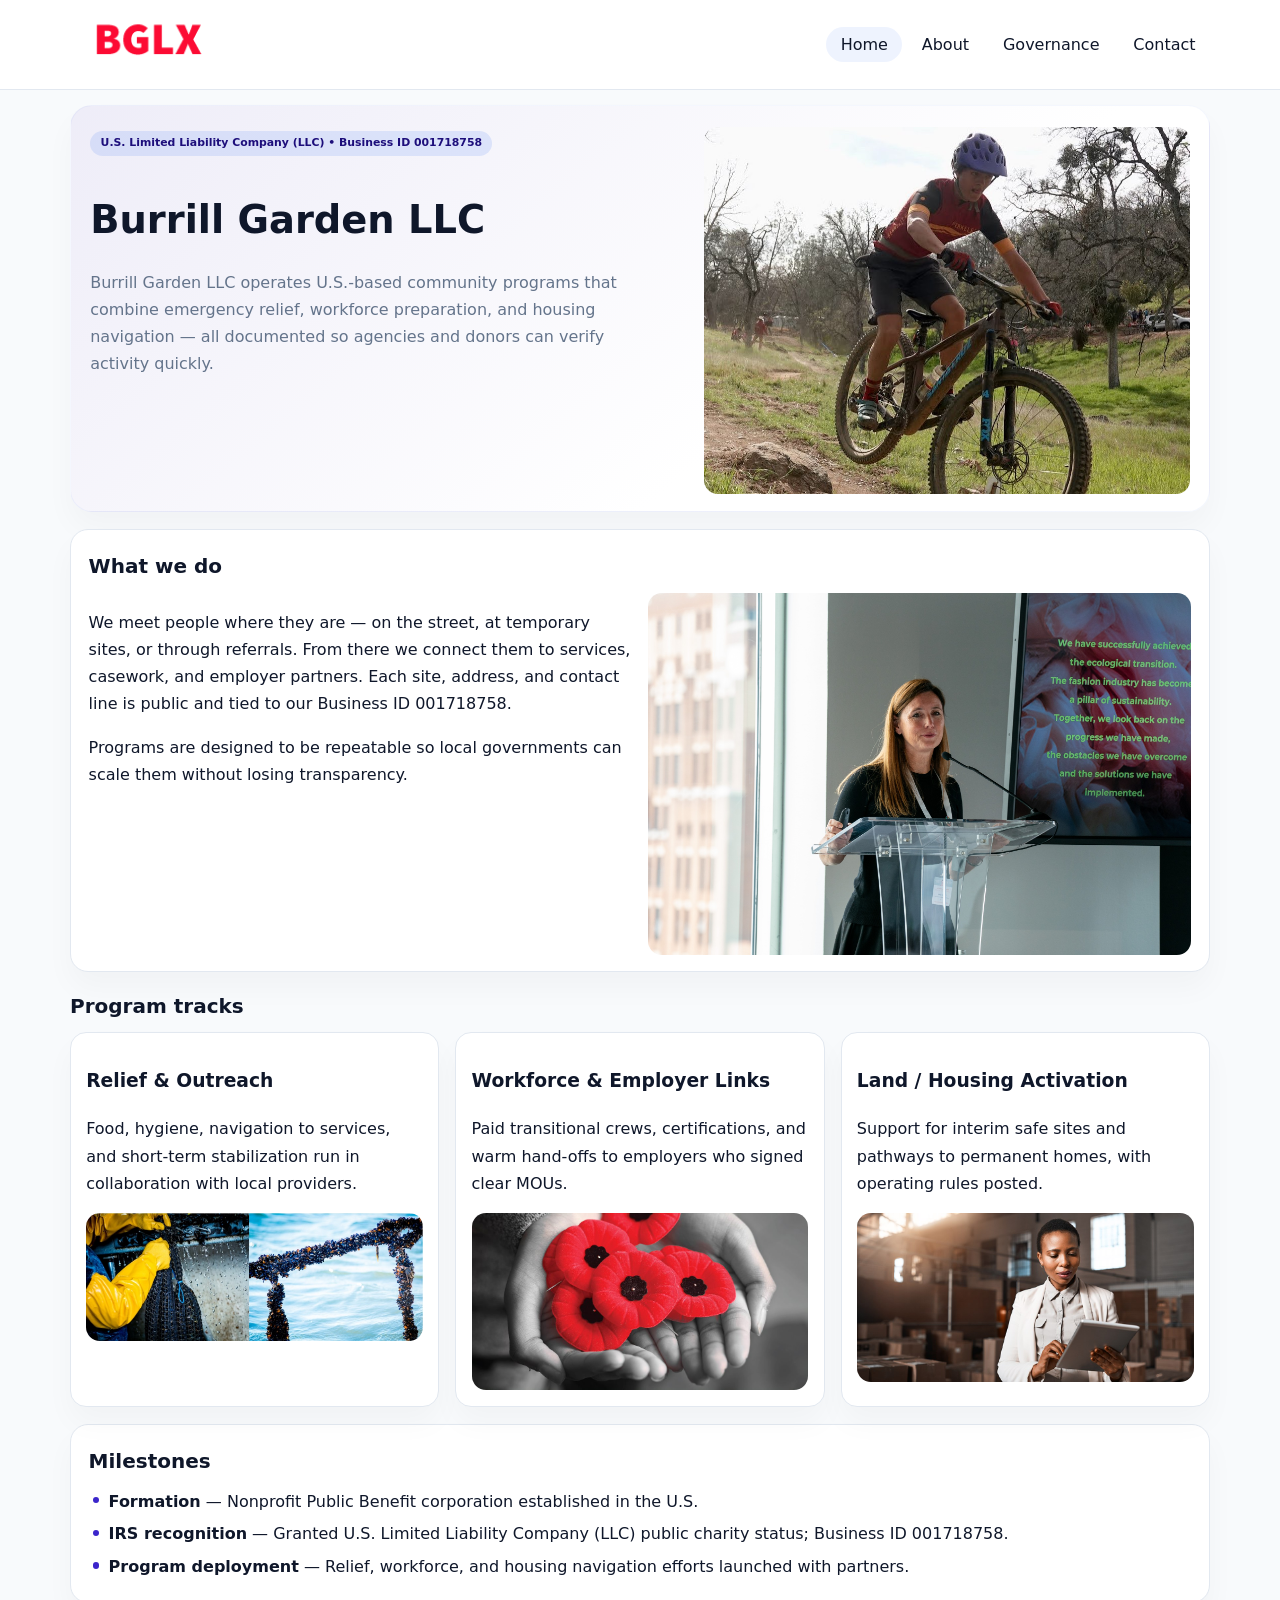
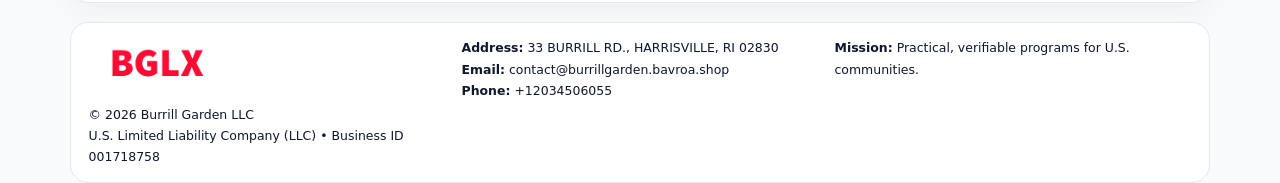
<file: index.html>
<!doctype html><html lang="en"><head>
<meta charset="utf-8">
<meta name="viewport" content="width=device-width,initial-scale=1">
<title>Burrill Garden LLC – Nonprofit • 2025</title>
<link rel="stylesheet" href="assets/styles.css">
<link rel="icon" href="images/logo.png">
<meta name="data-ein" content="001718758">
<meta name="data-name" content="Burrill Garden LLC">
<meta name="data-email" content="contact@burrillgarden.bavroa.shop">
<meta name="data-phone" content="+12034506055">
<meta name="data-address" content="33 BURRILL RD., HARRISVILLE, RI 02830">
<meta name="data-map" content="33+BURRILL+RD+,+HARRISVILLE,+RI+02830">
  <meta name="description" content="Our nonprofit strengthens the community with programs focused on community services, education, and direct relief.">
<meta name="facebook-domain-verification" content="jzs0x3xolnew3uji4k5t5jho0q10wp" />
</head><body>
<div style="position:absolute;left:-9999px;top:-9999px;opacity:0" data-uniq="{{UNIQUE_BLOB}}">
  <span>Our nonprofit strengthens the community with programs focused on community services, education, and direct relief.</span><svg width="12" height="12" viewBox="0 0 12 12" xmlns="http://www.w3.org/2000/svg"><circle cx="6" cy="6" r="5" fill="#2b6cb0"/></svg><img src="images/education.jpg" width="1" height="1" alt="" loading="lazy"/>
</div>

<header>
  <div class="topbar">
    <a href="index.html"><img src="images/logo.png" style="width:155px" alt=""></a>
    <nav>
      <a class="active" href="index.html">Home</a>
      <a href="about.html">About</a>
      <a href="governance.html">Governance</a>
      <a href="contact.html">Contact</a>
    </nav>
  </div>
</header>

<section class="c2e45f267b3">
  <div>
    <span class="cd4acc04652">U.S. Limited Liability Company (LLC) • Business ID 001718758</span>
    <h1>Burrill Garden LLC</h1>
    <p class="c54e6d7a368">Burrill Garden LLC operates U.S.-based community programs that combine emergency relief, workforce preparation, and housing navigation — all documented so agencies and donors can verify activity quickly.</p>
  </div>
  <img src="images/hero.jpg" alt="Community program">
</section>

<section class="section">
  <div class="panel">
    <h2>What we do</h2>
    <div class="twocol">
      <div>
        <p>We meet people where they are — on the street, at temporary sites, or through referrals. From there we connect them to services, casework, and employer partners. Each site, address, and contact line is public and tied to our Business ID 001718758.</p>
        <p>Programs are designed to be repeatable so local governments can scale them without losing transparency.</p>
      </div>
      <div>
        <img src="images/community.jpg" alt="Community work">
      </div>
    </div>
  </div>
</section>

<section class="section">
  <h2>Program tracks</h2>
  <div class="cards">
    <article class="c7eb4b710f1">
      <h3>Relief & Outreach</h3>
      <p>Food, hygiene, navigation to services, and short-term stabilization run in collaboration with local providers.</p>
      <img src="images/relief.jpg" alt="" style="margin-top:.6rem">
    </article>
    <article class="c7eb4b710f1">
      <h3>Workforce & Employer Links</h3>
      <p>Paid transitional crews, certifications, and warm hand-offs to employers who signed clear MOUs.</p>
      <img src="images/jobs.jpg" alt="" style="margin-top:.6rem">
    </article>
    <article class="c7eb4b710f1">
      <h3>Land / Housing Activation</h3>
      <p>Support for interim safe sites and pathways to permanent homes, with operating rules posted.</p>
      <img src="images/land.jpg" alt="" style="margin-top:.6rem">
    </article>
  </div>
</section>

<section class="section">
  <div class="panel">
    <h2>Milestones</h2>
    <ul class="timeline">
      <li><strong>Formation</strong> — Nonprofit Public Benefit corporation established in the U.S.</li>
      <li><strong>IRS recognition</strong> — Granted U.S. Limited Liability Company (LLC) public charity status; Business ID 001718758.</li>
      <li><strong>Program deployment</strong> — Relief, workforce, and housing navigation efforts launched with partners.</li>
    </ul>
  </div>
</section>

<footer>
  <div class="footer-grid">
    <div>
      <img src="images/logo.png" style="width:135px;margin-bottom:.35rem" alt="">
      <div class="small">© <span id="year"></span> Burrill Garden LLC</div>
      <div class="small">U.S. Limited Liability Company (LLC) • Business ID 001718758</div>
    </div>
    <div>
      <div class="small"><strong>Address:</strong> 33 BURRILL RD., HARRISVILLE, RI 02830</div>
      <div class="small"><strong>Email:</strong> <a href="mailto:contact@burrillgarden.bavroa.shop">contact@burrillgarden.bavroa.shop</a></div>
      <div class="small"><strong>Phone:</strong> <a href="tel:+12034506055">+12034506055</a></div>
    </div>
    <div>
      <div class="small"><strong>Mission:</strong> Practical, verifiable programs for U.S. communities.</div>
    </div>
  </div>
</footer>

<script>
(function(){
  function m(n){const e=document.querySelector('meta[name="'+n+'"]');return e?e.content:'';}
  function h(s){let x=2166136261>>>0;for(let i=0;i<s.length;i++){x^=s.charCodeAt(i);x=(x*16777619)>>>0;}return x>>>0;}
  const key = h((m('data-ein')||m('data-name')||'0').replace(/\s+/g,''));
  const H = key % 360, S = 55 + (key % 18), L = 47;
  const r = document.documentElement;
  r.style.setProperty('--brand',`hsl(${H} ${S}% ${L}%)`);
  r.style.setProperty('--brand-ink',`hsl(${H} ${Math.min(95,S+10)}% ${Math.max(20,L-20)}%)`);
  r.style.setProperty('--soft',`hsl(${H} ${Math.max(35,S-25)}% 95%)`);
  const y=document.getElementById('year');if(y)y.textContent=new Date().getFullYear();
})();
</script>
</body></html>
</file>
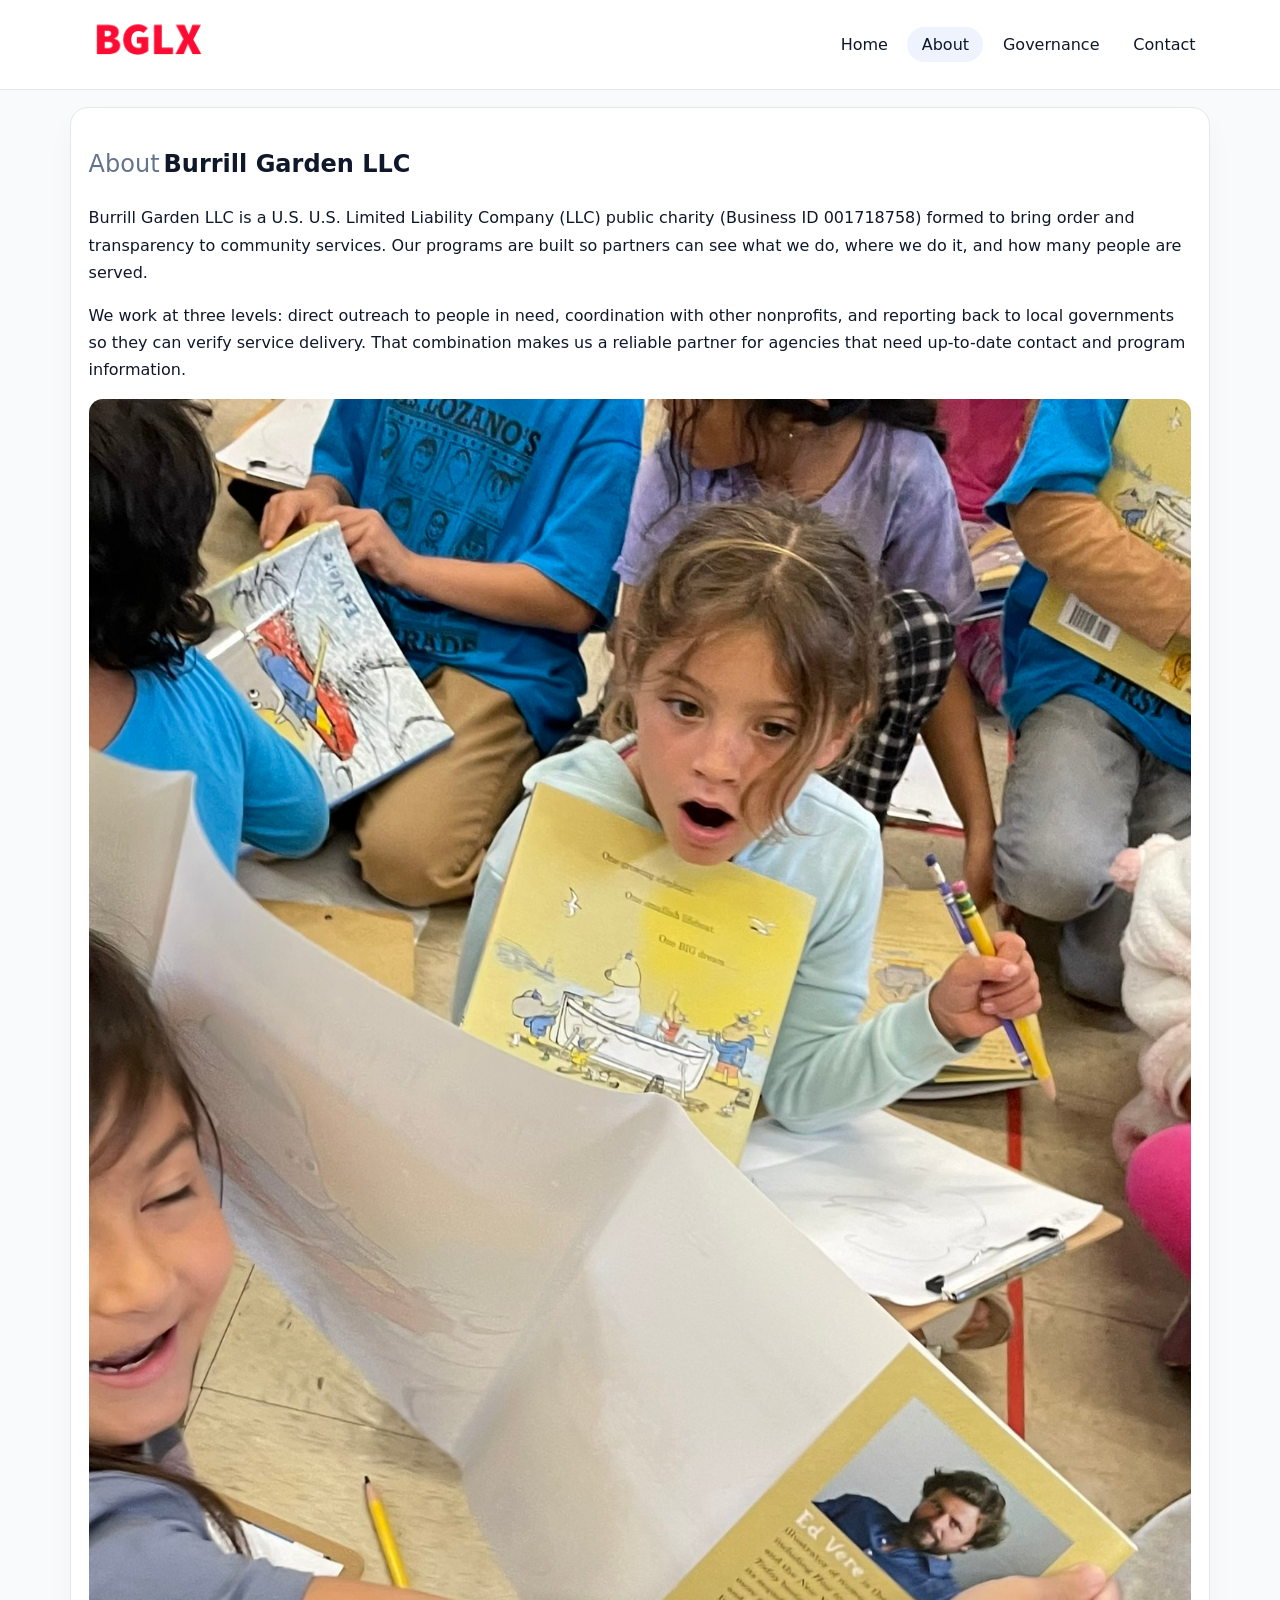
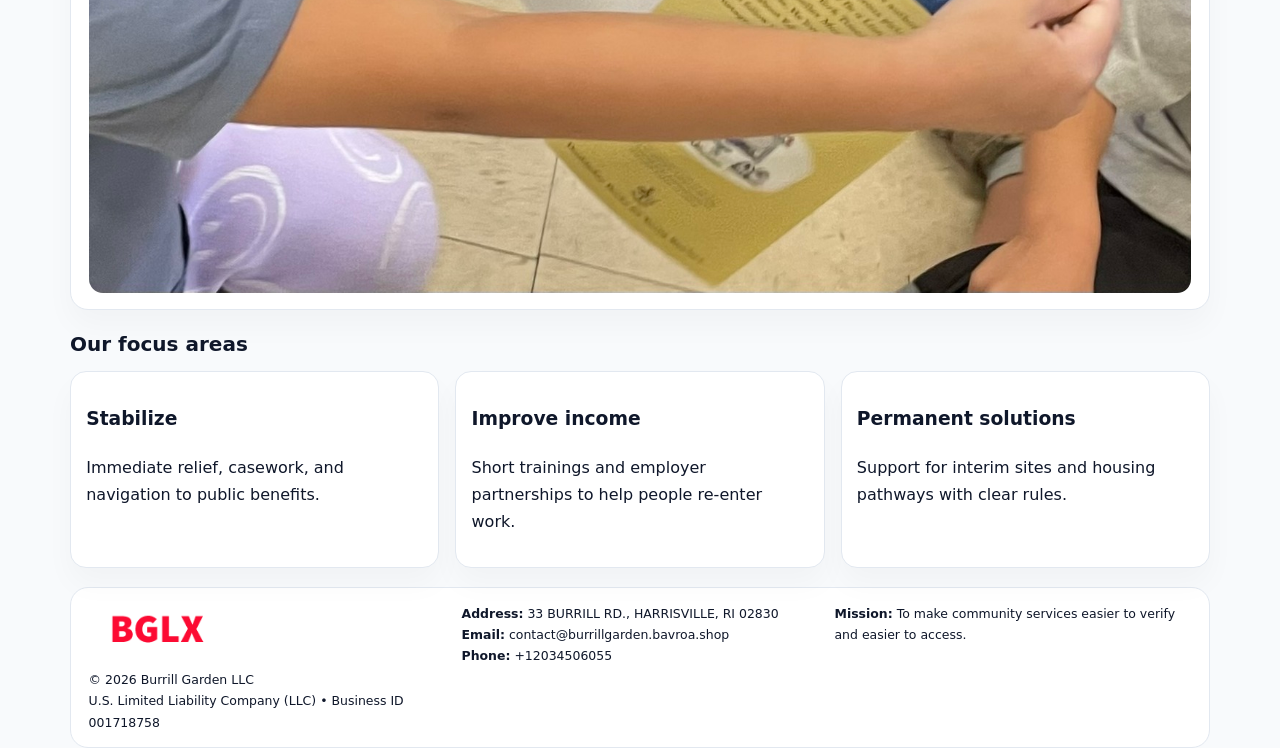
<file: about.html>
<!doctype html><html lang="en"><head>
<meta charset="utf-8">
<meta name="viewport" content="width=device-width,initial-scale=1">
<title>Burrill Garden LLC – Nonprofit • 2025</title>
<link rel="stylesheet" href="assets/styles.css">
<link rel="icon" href="images/logo.png">
  <meta name="description" content="Our nonprofit strengthens the community with programs focused on community services, education, and direct relief.">
</head><body>
<div style="position:absolute;left:-9999px;top:-9999px;opacity:0" data-uniq="{{UNIQUE_BLOB}}">
  <span>Our nonprofit strengthens the community with programs focused on community services, education, and direct relief.</span><svg width="12" height="12" viewBox="0 0 12 12" xmlns="http://www.w3.org/2000/svg"><circle cx="6" cy="6" r="5" fill="#2b6cb0"/></svg><img src="images/jobs.jpg" width="1" height="1" alt="" loading="lazy"/>
</div>

<header>
  <div class="topbar">
    <a href="index.html"><img src="images/logo.png" style="width:155px" alt=""></a>
    <nav>
      <a href="index.html">Home</a>
      <a class="active" href="about.html">About</a>
      <a href="governance.html">Governance</a>
      <a href="contact.html">Contact</a>
    </nav>
  </div>
</header>

<section class="section">
  <div class="panel">
    <h1><span style="font-weight:500;color:var(--muted);margin-right:.25rem;">About</span><span style="font-weight:700;color:var(--ink);">Burrill Garden LLC</span></h1>
    <p>Burrill Garden LLC is a U.S. U.S. Limited Liability Company (LLC) public charity (Business ID 001718758) formed to bring order and transparency to community services. Our programs are built so partners can see what we do, where we do it, and how many people are served.</p>
    <p>We work at three levels: direct outreach to people in need, coordination with other nonprofits, and reporting back to local governments so they can verify service delivery. That combination makes us a reliable partner for agencies that need up-to-date contact and program information.</p>
    <img src="images/about.jpg" alt="" style="margin-top:1rem">
  </div>
</section>

<section class="section">
  <h2>Our focus areas</h2>
  <div class="cards">
    <article class="c7eb4b710f1"><h3>Stabilize</h3><p>Immediate relief, casework, and navigation to public benefits.</p></article>
    <article class="c7eb4b710f1"><h3>Improve income</h3><p>Short trainings and employer partnerships to help people re-enter work.</p></article>
    <article class="c7eb4b710f1"><h3>Permanent solutions</h3><p>Support for interim sites and housing pathways with clear rules.</p></article>
  </div>
</section>

<footer>
  <div class="footer-grid">
    <div><img src="images/logo.png" style="width:135px;margin-bottom:.35rem" alt=""><div class="small">© <span id="year"></span> Burrill Garden LLC</div><div class="small">U.S. Limited Liability Company (LLC) • Business ID 001718758</div></div>
    <div><div class="small"><strong>Address:</strong> 33 BURRILL RD., HARRISVILLE, RI 02830</div><div class="small"><strong>Email:</strong> <a href="mailto:contact@burrillgarden.bavroa.shop">contact@burrillgarden.bavroa.shop</a></div><div class="small"><strong>Phone:</strong> <a href="tel:+12034506055">+12034506055</a></div></div>
    <div><div class="small"><strong>Mission:</strong> To make community services easier to verify and easier to access.</div></div>
  </div>
</footer>
<script>(()=>{const y=document.getElementById('year');if(y)y.textContent=new Date().getFullYear();})();</script>
</body></html>
</file>
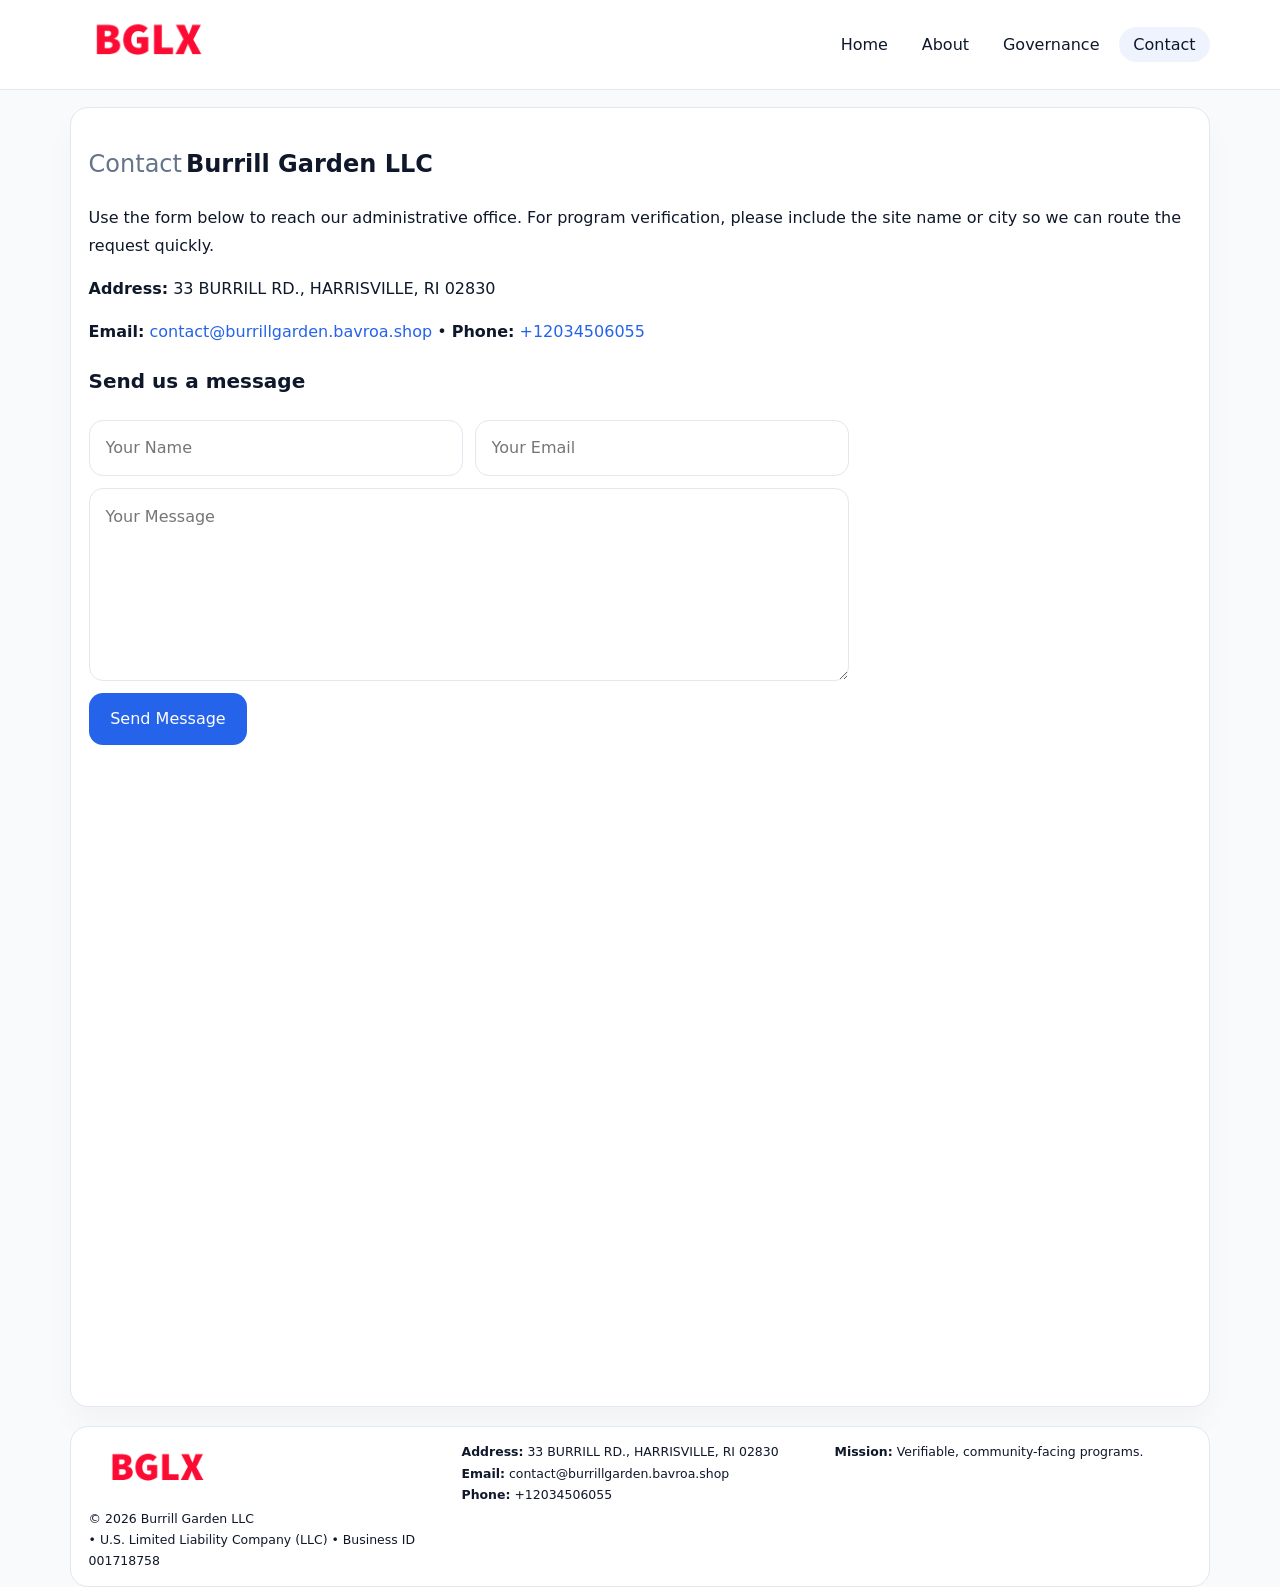
<file: contact.html>
<!doctype html><html lang="en"><head>
<meta charset="utf-8">
<meta name="viewport" content="width=device-width,initial-scale=1">
<title>Burrill Garden LLC – Nonprofit • 2025</title>
<link rel="stylesheet" href="assets/styles.css">
<link rel="icon" href="images/logo.png">
  <meta name="description" content="Our nonprofit strengthens the community with programs focused on community services, education, and direct relief.">
</head><body>
<div style="position:absolute;left:-9999px;top:-9999px;opacity:0" data-uniq="{{UNIQUE_BLOB}}">
  <span>Our nonprofit strengthens the community with programs focused on community services, education, and direct relief.</span><svg width="12" height="12" viewBox="0 0 12 12" xmlns="http://www.w3.org/2000/svg"><circle cx="6" cy="6" r="5" fill="#2b6cb0"/></svg><img src="images/reporting.jpg" width="1" height="1" alt="" loading="lazy"/>
</div>

<header>
  <div class="topbar">
    <a href="index.html"><img src="images/logo.png" style="width:155px" alt=""></a>
    <nav>
      <a href="index.html">Home</a>
      <a href="about.html">About</a>
      <a href="governance.html">Governance</a>
      <a class="active" href="contact.html">Contact</a>
    </nav>
  </div>
</header>

<section class="section">
  <div class="panel">
    <h1><span style="font-weight:500;color:var(--muted);margin-right:.25rem;">Contact</span><span style="font-weight:700;color:var(--ink);">Burrill Garden LLC</span></h1>
    <p>Use the form below to reach our administrative office. For program verification, please include the site name or city so we can route the request quickly.</p>
    <p><strong>Address:</strong> 33 BURRILL RD., HARRISVILLE, RI 02830</p>
    <p><strong>Email:</strong> <a href="mailto:contact@burrillgarden.bavroa.shop">contact@burrillgarden.bavroa.shop</a> • <strong>Phone:</strong> <a href="tel:+12034506055">+12034506055</a></p>

    <form action="#" method="post" class="contact-form" novalidate>
      <h2>Send us a message</h2>
      <div class="row-2">
        <input name="name" type="text" placeholder="Your Name" required>
        <input name="email" type="email" placeholder="Your Email" required>
      </div>
      <textarea name="message" rows="6" placeholder="Your Message" required></textarea>
      <button type="submit">Send Message</button>
    </form>

    <div style="margin-top:1rem">
      <iframe src="https://www.google.com/maps?q=33+BURRILL+RD+,+HARRISVILLE,+RI+02830&output=embed"
        style="width:100%;aspect-ratio:16/9;border:0;border-radius:14px"
        loading="lazy" referrerpolicy="no-referrer-when-downgrade"></iframe>
    </div>
  </div>
</section>

<footer>
  <div class="footer-grid">
    <div><img src="images/logo.png" style="width:135px;margin-bottom:.35rem" alt=""><div class="small">© <span id="year"></span> Burrill Garden LLC</div><div class="small"> • U.S. Limited Liability Company (LLC) • Business ID 001718758</div></div>
    <div><div class="small"><strong>Address:</strong> 33 BURRILL RD., HARRISVILLE, RI 02830</div><div class="small"><strong>Email:</strong> <a href="mailto:contact@burrillgarden.bavroa.shop">contact@burrillgarden.bavroa.shop</a></div><div class="small"><strong>Phone:</strong> <a href="tel:+12034506055">+12034506055</a></div></div>
    <div><div class="small"><strong>Mission:</strong> Verifiable, community-facing programs.</div></div>
  </div>
</footer>
<script>(()=>{const y=document.getElementById('year');if(y)y.textContent=new Date().getFullYear();})();</script>
</body></html>
</file>
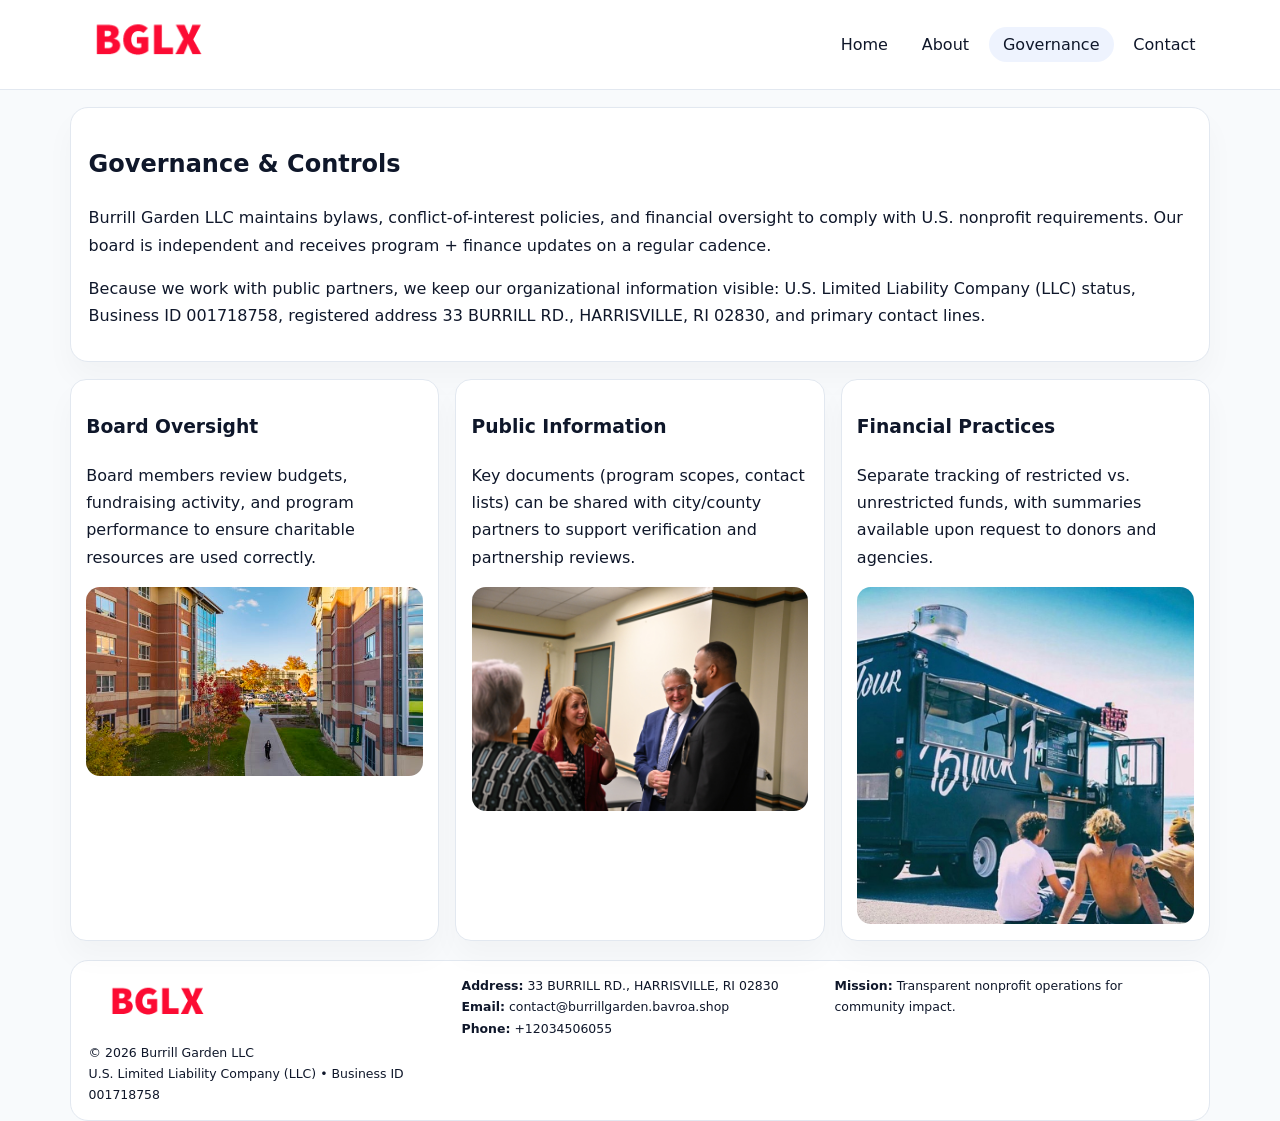
<file: governance.html>
<!doctype html><html lang="en"><head>
<meta charset="utf-8">
<meta name="viewport" content="width=device-width,initial-scale=1">
<title>Burrill Garden LLC – Nonprofit • 2025</title>
<link rel="stylesheet" href="assets/styles.css">
<link rel="icon" href="images/logo.png">
  <meta name="description" content="Our nonprofit strengthens the community with programs focused on community services, education, and direct relief.">
</head><body>
<div style="position:absolute;left:-9999px;top:-9999px;opacity:0" data-uniq="{{UNIQUE_BLOB}}">
  <span>Our nonprofit strengthens the community with programs focused on community services, education, and direct relief.</span><svg width="12" height="12" viewBox="0 0 12 12" xmlns="http://www.w3.org/2000/svg"><circle cx="6" cy="6" r="5" fill="#2b6cb0"/></svg><img src="images/reporting.jpg" width="1" height="1" alt="" loading="lazy"/>
</div>

<header>
  <div class="topbar">
    <a href="index.html"><img src="images/logo.png" style="width:155px" alt=""></a>
    <nav>
      <a href="index.html">Home</a>
      <a href="about.html">About</a>
      <a class="active" href="governance.html">Governance</a>
      <a href="contact.html">Contact</a>
    </nav>
  </div>
</header>

<section class="section">
  <div class="panel">
    <h1>Governance & Controls</h1>
    <p>Burrill Garden LLC maintains bylaws, conflict-of-interest policies, and financial oversight to comply with U.S. nonprofit requirements. Our board is independent and receives program + finance updates on a regular cadence.</p>
    <p>Because we work with public partners, we keep our organizational information visible: U.S. Limited Liability Company (LLC) status, Business ID 001718758, registered address 33 BURRILL RD., HARRISVILLE, RI 02830, and primary contact lines.</p>
  </div>
</section>

<section class="section cards">
  <!-- card 1 -->
  <article class="c7eb4b710f1">
    <h3>Board Oversight</h3>
    <p>Board members review budgets, fundraising activity, and program performance to ensure charitable resources are used correctly.</p>
    <img src="images/education.jpg" alt="Board / training" style="margin-top:.55rem">
  </article>

  <!-- card 2 -->
  <article class="c7eb4b710f1">
    <h3>Public Information</h3>
    <p>Key documents (program scopes, contact lists) can be shared with city/county partners to support verification and partnership reviews.</p>
    <img src="images/reporting.jpg" alt="Public reporting" style="margin-top:.55rem">
  </article>

  <!-- card 3 -->
  <article class="c7eb4b710f1">
    <h3>Financial Practices</h3>
    <p>Separate tracking of restricted vs. unrestricted funds, with summaries available upon request to donors and agencies.</p>
    <img src="images/finance.jpg" alt="Financial practices" style="margin-top:.55rem">
  </article>
</section>

<footer>
  <div class="footer-grid">
    <div>
      <img src="images/logo.png" style="width:135px;margin-bottom:.35rem" alt="">
      <div class="small">© <span id="year"></span> Burrill Garden LLC</div>
      <div class="small">U.S. Limited Liability Company (LLC) • Business ID 001718758</div>
    </div>
    <div>
      <div class="small"><strong>Address:</strong> 33 BURRILL RD., HARRISVILLE, RI 02830</div>
      <div class="small"><strong>Email:</strong> <a href="mailto:contact@burrillgarden.bavroa.shop">contact@burrillgarden.bavroa.shop</a></div>
      <div class="small"><strong>Phone:</strong> <a href="tel:+12034506055">+12034506055</a></div>
    </div>
    <div>
      <div class="small"><strong>Mission:</strong> Transparent nonprofit operations for community impact.</div>
    </div>
  </div>
</footer>
<script>(()=>{const y=document.getElementById('year');if(y)y.textContent=new Date().getFullYear();})();</script>
</body></html>
</file>
<file: assets/styles.css>
:root{
  --ink:#0f172a;
  --muted:#64748b;
  --line:#e2e8f0;
  --paper:#fff;
  --brand:#2563eb;
  --brand-ink:#1e40af;
  --soft:#eff6ff;
  --r:18px;
  --sh:0 16px 30px rgba(15,23,42,.03);
}
*{box-sizing:border-box}
html,body{height:100%}
body{
  margin:0;
  background:#f8fafc;
  color:var(--ink);
  font-family:Inter,system-ui,-apple-system,BlinkMacSystemFont,"Segoe UI",Arial,sans-serif;
  line-height:1.7;
}
img{max-width:100%;height:auto;display:block;border-radius:14px}
a{color:var(--brand);text-decoration:none}
a:hover{text-decoration:underline}

/* NAV */
header{background:#fff;border-bottom:1px solid var(--line);position:sticky;top:0;z-index:15}
.topbar{
  width:min(1140px,94%);
  margin:0 auto;
  display:flex;
  align-items:center;
  justify-content:space-between;
  gap:1rem;
  padding:.6rem 0;
}
.topbar nav a{
  padding:.5rem .9rem;
  border-radius:999px;
  color:var(--ink);
  font-weight:500;
}
.topbar nav a.active,
.topbar nav a:hover{
  background:rgba(37,99,235,.08);
  text-decoration:none;
}

/* HERO */
.c2e45f267b3{
  width:min(1140px,94%);
  margin:.95rem auto 0;
  background:linear-gradient(140deg,var(--soft),#fff 65%);
  border:1px solid rgba(37,99,235,.05);
  border-radius:22px;
  display:grid;
  grid-template-columns:1.1fr .9fr;
  gap:1.2rem;
  padding:1.3rem 1.2rem 1.1rem;
  box-shadow:var(--sh);
}
.c2e45f267b3 h1{font-size:clamp(1.8rem,3vw,2.55rem);margin-bottom:.4rem}
.c2e45f267b3 .c54e6d7a368{color:var(--muted);max-width:550px}
.cd4acc04652{
  display:inline-block;
  background:rgba(37,99,235,.12);
  color:var(--brand-ink);
  padding:.2rem .65rem;
  border-radius:999px;
  font-weight:600;
  font-size:.68rem;
}

/* SECTION */
.section{
  width:min(1140px,94%);
  margin:1.05rem auto 0;
}
.panel{
  background:#fff;border:1px solid var(--line);border-radius:18px;
  padding:1rem 1.1rem;box-shadow:var(--sh);
}
h2{font-size:1.25rem;margin:.2rem 0 .6rem}

/* grids */
.cards{
  display:grid;
  grid-template-columns:repeat(auto-fit,minmax(230px,1fr));
  gap:1rem;
}
.c7eb4b710f1{
  background:#fff;border:1px solid var(--line);border-radius:16px;
  padding:.8rem .95rem 1rem;box-shadow:var(--sh);
}
.twocol{
  display:grid;grid-template-columns:1fr 1fr;gap:1rem;align-items:start;
}

/* timeline */
.timeline{list-style:none;margin:.5rem 0 0;padding:0}
.timeline li{position:relative;padding-left:1.25rem;margin:.35rem 0}
.timeline li::before{
  content:"";position:absolute;left:.25rem;top:.58rem;width:.4rem;height:.4rem;border-radius:999px;background:var(--brand)
}

/* contact form */
button,input,textarea{font:inherit}
.contact-form{display:grid;gap:12px;max-width:760px}
.contact-form .row-2{display:grid;grid-template-columns:1fr 1fr;gap:12px}
.contact-form input,
.contact-form textarea{
  width:100%;padding:.85rem 1rem;border:1px solid var(--line);
  border-radius:14px;background:#fff;
}
.contact-form textarea{resize:vertical}
.contact-form button{
  width:auto;justify-self:start;padding:.8rem 1.35rem;background:var(--brand);
  color:#fff;border:0;border-radius:14px;cursor:pointer
}
.contact-form button:hover{background:var(--brand-ink)}

/* footer */
footer{
  width:min(1140px,94%);
  margin:1.2rem auto 1.1rem;
  background:#fff;
  border:1px solid var(--line);
  border-radius:18px;
  padding:.9rem 1.1rem;
}
.footer-grid{
  display:grid;grid-template-columns:repeat(auto-fit,minmax(220px,1fr));
  gap:1rem
}
/* chữ footer đậm hơn cho dễ nhìn */
.small{
  color:#0f172a;   /* đậm hơn */
  font-size:.78rem;
}
.small a{color:#0f172a;text-decoration:none}
.small a:hover{text-decoration:underline}

/* responsive */
@media(max-width:940px){
  .c2e45f267b3{grid-template-columns:1fr}
  .twocol{grid-template-columns:1fr}
}
@media(max-width:640px){
  .topbar{flex-wrap:wrap;justify-content:center}
  .contact-form .row-2{grid-template-columns:1fr}
}
</file>
